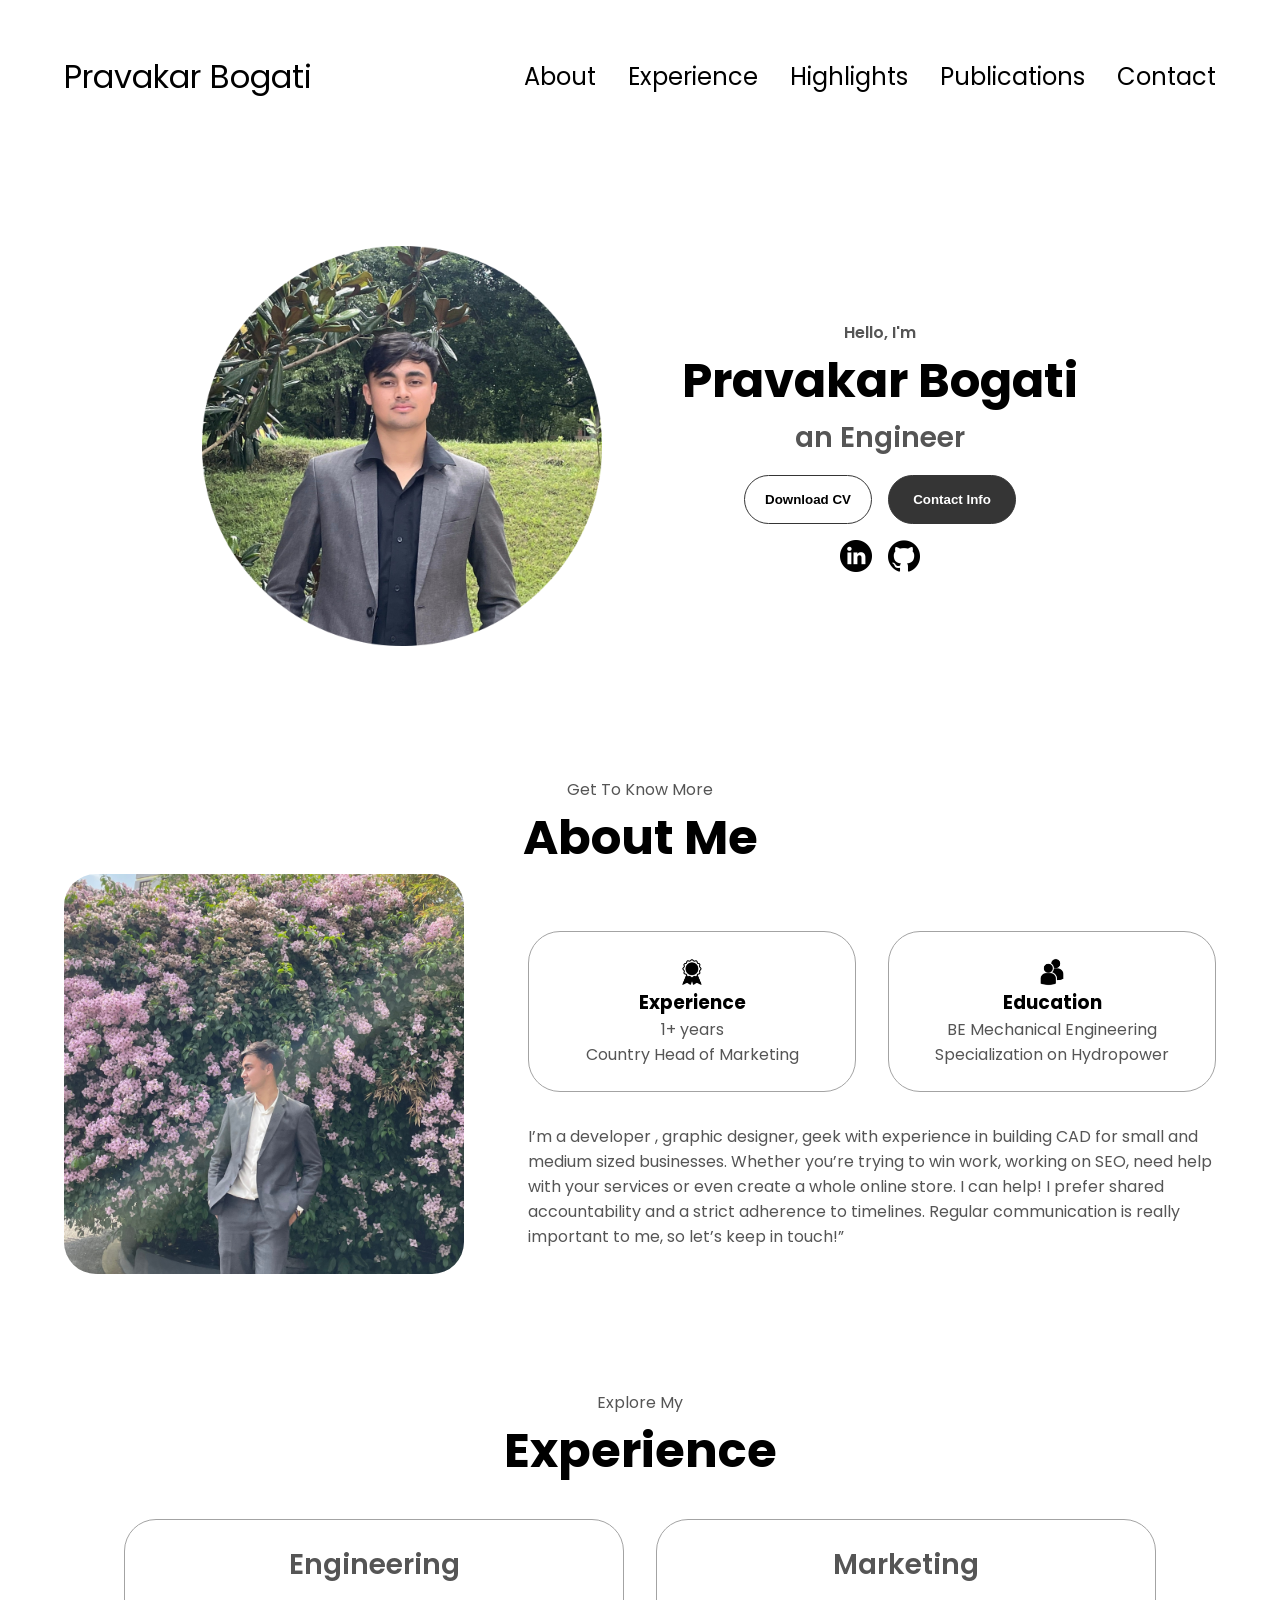
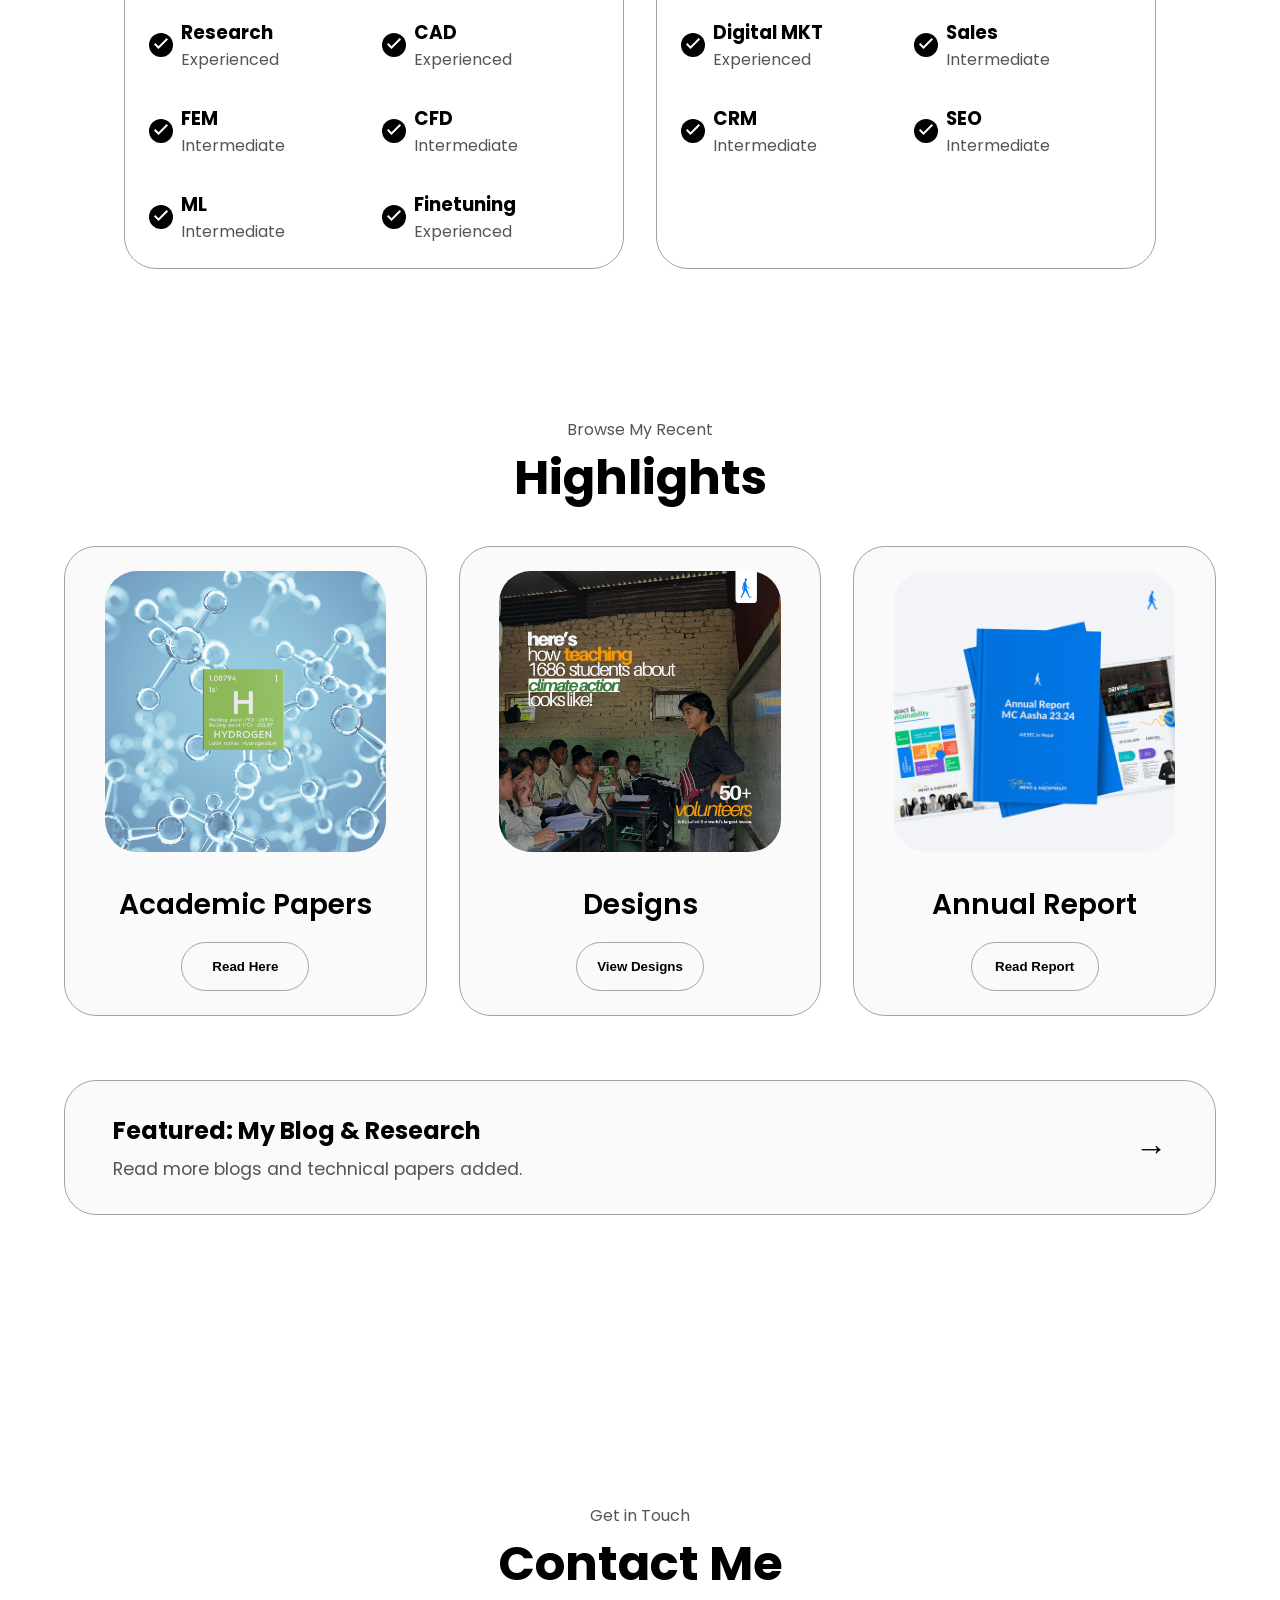
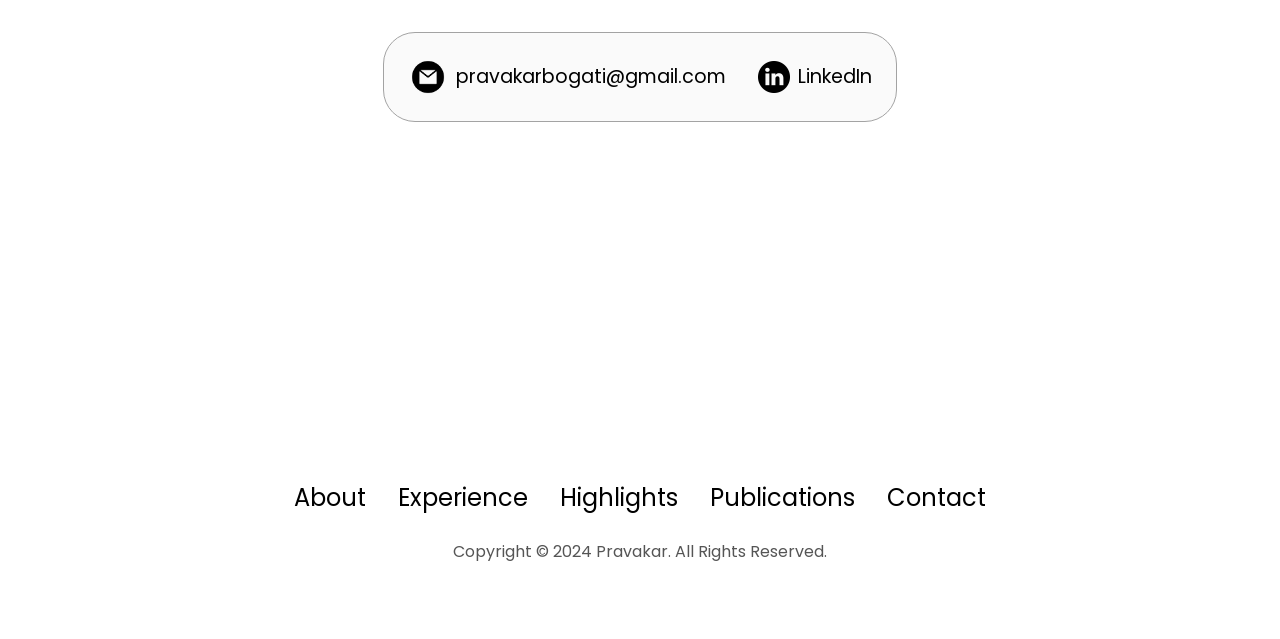
<file: index.html>
<!DOCTYPE html>
<html lang="en">
  <head>
    <meta charset="UTF-8" />
    <meta http-equiv="X-UA-Compatible" content="IE=edge" />
    <meta name="viewport" content="width=device-width, initial-scale=1.0" />
    <title>My Portfolio</title>
    <link rel="shortcut icon" href="assets/favicon.ico" type="image/x-icon">
    <link rel="stylesheet" href="style.css" />
    <link rel="stylesheet" href="mediaqueries.css" />
  </head>
  <body>
    <nav id="desktop-nav">
      <div class="logo"><a href="/">Pravakar Bogati</a></div>
      <div>
        <ul class="nav-links">
          <li><a href="#about">About</a></li>
          <li><a href="#experience">Experience</a></li>
          <li><a href="#highlights">Highlights</a></li>
          <li><a href="/publications">Publications</a></li>
          <li><a href="#contact">Contact</a></li>
        </ul>
      </div>
    </nav>
    <nav id="hamburger-nav">
      <div class="logo"><a href="/">Pravakar Bogati</a></div>
      <div class="hamburger-menu">
        <div class="hamburger-icon" onclick="toggleMenu()">
          <span></span>
          <span></span>
          <span></span>
        </div>
        <div class="menu-links">
          <li><a href="#about" onclick="toggleMenu()">About</a></li>
          <li><a href="#experience" onclick="toggleMenu()">Experience</a></li>
          <li><a href="#highlights" onclick="toggleMenu()">Highlights</a></li>
          <li><a href="/publications" onclick="toggleMenu()">Publications</a></li>
          <li><a href="#contact" onclick="toggleMenu()">Contact</a></li>
        </div>
      </div>
    </nav>
    <section id="profile">
      <div class="section__pic-container">
        <img src="./assets/mypictures/profile-pic.png" alt="John Doe profile picture" />
      </div>
      <div class="section__text">
        <p class="section__text__p1">Hello, I'm</p>
        <h1 class="title">Pravakar Bogati</h1>
        <p class="section__text__p2">an Engineer</p>
        <div class="btn-container">
          <button
            class="btn btn-color-2"
            onclick="window.open('./cv/')"
          >
            Download CV
          </button>
          <button class="btn btn-color-1" onclick="location.href='./#contact'">
            Contact Info
          </button>
        </div>
        <div id="socials-container">
          <img
            src="./assets/logos/linkedin.png"
            alt="My LinkedIn profile"
            class="icon"
            onclick="location.href='https://www.linkedin.com/in/pravakarbogati/'"
          />
          <img
            src="./assets/logos/github.png"
            alt="My Github profile"
            class="icon"
            onclick="location.href='https://github.com/ihgid/'"
          />
        </div>
      </div>
    </section>
    <section id="about">
      <p class="section__text__p1">Get To Know More</p>
      <h1 class="title">About Me</h1>
      <div class="section-container">
        <div class="section__pic-container">
          <img
            src="./assets/mypictures/about-pic.png"
            alt="Profile picture"
            class="about-pic"
          />
        </div>
        <div class="about-details-container">
          <div class="about-containers">
            <div class="details-container">
              <img
                src="./assets/logos/experience.png"
                alt="Experience icon"
                class="icon"
              />
              <h3>Experience</h3>
              <p>1+ years <br />Country Head of Marketing</p>
            </div>
            <div class="details-container">
              <img
                src="./assets/logos/education.png"
                alt="Education icon"
                class="icon"
              />
              <h3>Education</h3>
              <p>BE Mechanical Engineering<br />Specialization on Hydropower</p>
            </div>
          </div>
          <div class="text-container">
            <p>
                I’m a developer , graphic designer, geek with experience in building CAD for small and medium sized businesses. 
                Whether you’re trying to win work, working on SEO, need help with your services or even create a whole online store.
                I can help! I prefer shared accountability and a strict adherence to timelines.
                Regular communication is really important to me, so let’s keep in touch!”
            </p>
          </div>
        </div>
      </div>
    </section>
    <section id="experience">
      <p class="section__text__p1">Explore My</p>
      <h1 class="title">Experience</h1>
      <div class="experience-details-container">
        <div class="about-containers">
          <div class="details-container">
            <h2 class="experience-sub-title">Engineering</h2>
            <div class="article-container">
              <article>
                <svg class="icon checkmark" viewBox="0 0 24 24" xmlns="http://www.w3.org/2000/svg">
                  <circle cx="12" cy="12" r="12" fill="black"/>
                  <path d="M9.5 16L5 11.5L6.4 10.1L9.5 13.2L17.6 5.1L19 6.5L9.5 16Z" fill="white"/>
                </svg>
                <div>
                  <h3>Research</h3>
                  <p>Experienced</p>
                </div>
              </article>
              <article>
                <svg class="icon checkmark" viewBox="0 0 24 24" xmlns="http://www.w3.org/2000/svg">
                  <circle cx="12" cy="12" r="12" fill="black"/>
                  <path d="M9.5 16L5 11.5L6.4 10.1L9.5 13.2L17.6 5.1L19 6.5L9.5 16Z" fill="white"/>
                </svg>
                <div>
                  <h3>CAD</h3>
                  <p>Experienced</p>
                </div>
              </article>
              <article>
                <svg class="icon checkmark" viewBox="0 0 24 24" xmlns="http://www.w3.org/2000/svg">
                  <circle cx="12" cy="12" r="12" fill="black"/>
                  <path d="M9.5 16L5 11.5L6.4 10.1L9.5 13.2L17.6 5.1L19 6.5L9.5 16Z" fill="white"/>
                </svg>
                <div>
                  <h3>FEM</h3>
                  <p>Intermediate</p>
                </div>
              </article>
              <article>
                <svg class="icon checkmark" viewBox="0 0 24 24" xmlns="http://www.w3.org/2000/svg">
                  <circle cx="12" cy="12" r="12" fill="black"/>
                  <path d="M9.5 16L5 11.5L6.4 10.1L9.5 13.2L17.6 5.1L19 6.5L9.5 16Z" fill="white"/>
                </svg>
                <div>
                  <h3>CFD</h3>
                  <p>Intermediate</p>
                </div>
              </article>
              <article>
                <svg class="icon checkmark" viewBox="0 0 24 24" xmlns="http://www.w3.org/2000/svg">
                  <circle cx="12" cy="12" r="12" fill="black"/>
                  <path d="M9.5 16L5 11.5L6.4 10.1L9.5 13.2L17.6 5.1L19 6.5L9.5 16Z" fill="white"/>
                </svg>
                <div>
                  <h3>ML</h3>
                  <p>Intermediate</p>
                </div>
              </article>
              <article>
                <svg class="icon checkmark" viewBox="0 0 24 24" xmlns="http://www.w3.org/2000/svg">
                  <circle cx="12" cy="12" r="12" fill="black"/>
                  <path d="M9.5 16L5 11.5L6.4 10.1L9.5 13.2L17.6 5.1L19 6.5L9.5 16Z" fill="white"/>
                </svg>
                <div>
                  <h3>Finetuning</h3>
                  <p>Experienced</p>
                </div>
              </article>
            </div>
          </div>
          <div class="details-container">
            <h2 class="experience-sub-title">Marketing</h2>
            <div class="article-container">
              <article>
                <svg class="icon checkmark" viewBox="0 0 24 24" xmlns="http://www.w3.org/2000/svg">
                  <circle cx="12" cy="12" r="12" fill="black"/>
                  <path d="M9.5 16L5 11.5L6.4 10.1L9.5 13.2L17.6 5.1L19 6.5L9.5 16Z" fill="white"/>
                </svg>
                <div>
                  <h3>Digital MKT</h3>
                  <p>Experienced</p>
                </div>
              </article>
              <article>
                <svg class="icon checkmark" viewBox="0 0 24 24" xmlns="http://www.w3.org/2000/svg">
                  <circle cx="12" cy="12" r="12" fill="black"/>
                  <path d="M9.5 16L5 11.5L6.4 10.1L9.5 13.2L17.6 5.1L19 6.5L9.5 16Z" fill="white"/>
                </svg>
                <div>
                  <h3>Sales</h3>
                  <p>Intermediate</p>
                </div>
              </article>
              <article>
                <svg class="icon checkmark" viewBox="0 0 24 24" xmlns="http://www.w3.org/2000/svg">
                  <circle cx="12" cy="12" r="12" fill="black"/>
                  <path d="M9.5 16L5 11.5L6.4 10.1L9.5 13.2L17.6 5.1L19 6.5L9.5 16Z" fill="white"/>
                </svg>
                <div>
                  <h3>CRM</h3>
                  <p>Intermediate</p>
                </div>
              </article>
              <article>
                <svg class="icon checkmark" viewBox="0 0 24 24" xmlns="http://www.w3.org/2000/svg">
                  <circle cx="12" cy="12" r="12" fill="black"/>
                  <path d="M9.5 16L5 11.5L6.4 10.1L9.5 13.2L17.6 5.1L19 6.5L9.5 16Z" fill="white"/>
                </svg>
                <div>
                  <h3>SEO</h3>
                  <p>Intermediate</p>
                </div>
              </article>
            </div>
          </div>
        </div>
      </div>
    </section>
    <section id="highlights">
      <p class="section__text__p1">Browse My Recent</p>
      <h1 class="title">Highlights</h1>
      <div class="experience-details-container">
        
        <div class="about-containers">
          <div class="details-container color-container">
            <div class="project-img-container">
              <img
                src="./assets/projectthumbnails/project-1.png"
                alt="Project 1"
                class="project-img"
              />
            </div>
            <h2 class="experience-sub-title project-title">Academic Papers</h2>
            <div class="btn-container">
              <button
                class="btn btn-color-2 project-btn"
                onclick="navigate('/publications')"
              >
                Read Here
              </button>
            </div>
          </div>
          <div class="details-container color-container">
            <div class="project-img-container">
              <img
                src="./assets/projectthumbnails/project-2.png"
                alt="Project 2"
                class="project-img"
              />
            </div>
            <h2 class="experience-sub-title project-title">Designs</h2>
            <div class="btn-container">
              <button
                class="btn btn-color-2 project-btn"
                onclick="location.href='https://bit.ly/event_canva'"
              >
                View Designs
              </button>
            </div>
          </div>
          <div class="details-container color-container">
            <div class="project-img-container">
              <img
                src="./assets/projectthumbnails/project-3.png"
                alt="Project 3"
                class="project-img"
              />
            </div>
            <h2 class="experience-sub-title project-title">Annual Report</h2>
            <div class="btn-container">
              <button
                class="btn btn-color-2 project-btn"
                onclick="navigate('/paper?id=annual-report')"
              >
                Read Report
              </button>
            </div>
          </div>
        </div>

        <div class="pinned-blog-container" onclick="navigate('/publications')">
          <div class="pinned-blog-text">
            <h3>Featured: My Blog & Research</h3>
            <p>Read more blogs and technical papers added.</p>
          </div>
          <div class="pinned-blog-arrow">&#8594;</div>
        </div>

      </div>
    </section>
    <section id="contact">
      <p class="section__text__p1">Get in Touch</p>
      <h1 class="title">Contact Me</h1>
      <div class="contact-info-upper-container">
        <div class="contact-info-container">
          <img
            src="./assets/logos/email.png"
            alt="Email icon"
            class="icon contact-icon email-icon"
          />
          <p><a href="mailto:pravakarbogati@gmail.com">pravakarbogati@gmail.com</a></p>
        </div>
        <div class="contact-info-container">
          <img
            src="./assets/logos/linkedin.png"
            alt="LinkedIn icon"
            class="icon contact-icon"
          />
          <p><a href="https://www.linkedin.com/in/pravakarbogati/">LinkedIn</a></p>
        </div>
      </div>
    </section>
    <footer>
      <nav>
        <div class="nav-links-container">
          <ul class="nav-links">
            <li><a href="#about">About</a></li>
            <li><a href="#experience">Experience</a></li>
            <li><a href="#highlights">Highlights</a></li>
            <li><a href="/publications">Publications</a></li>
            <li><a href="#contact">Contact</a></li>
          </ul>
        </div>
      </nav>
      <p>Copyright &#169; 2024 Pravakar. All Rights Reserved.</p>
    </footer>
    <script src="script.js"></script>
  </body>
</html>
</file>
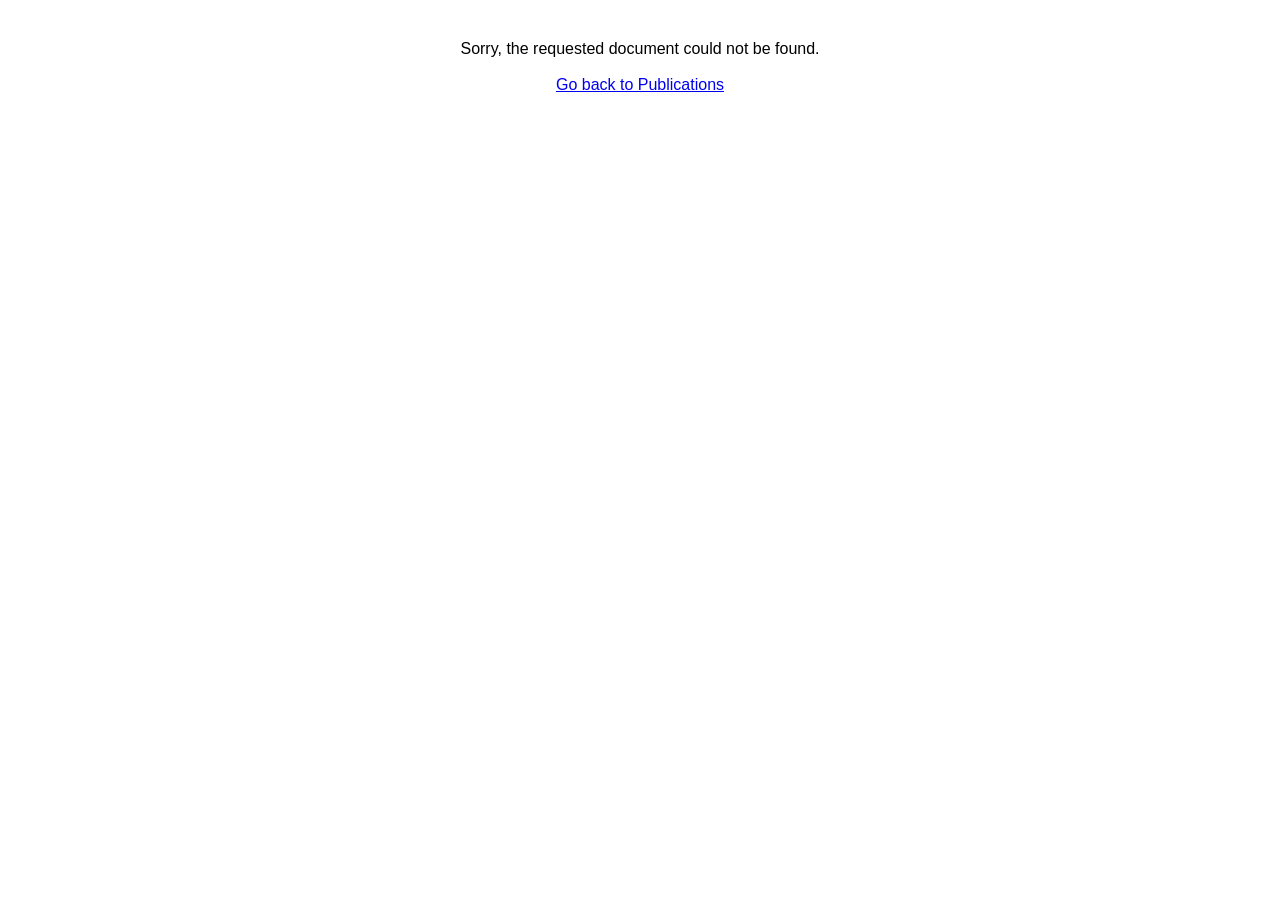
<file: paper.html>
<!DOCTYPE html>
<html lang="en">
  <head>
    <meta charset="UTF-8" />
    <title>Loading Document - Pravakar Bogati</title>
    <script>
      const papers = {
        "francis-turbines": "./assets/papers/EARLY-STAGE FAULT DETECTION IN FRANCIS TURBINES USING AI-ML.pdf",
        "cascade-refrigeration": "./assets/papers/Design_and_Performance_Analysis_of_a_Cascade_Refrigeration_System_MEH_06_Pravakar_Bogati___.pdf",
        "thermal-boilers": "./assets/papers/A Review on Thermal Analysis of Industrial Boilers..pdf",
        "gradient-glass": "./assets/papers/A Review on Gradeint Index Glass.pdf",
        "hydrogen-hydrides": "./assets/papers/Hydrogen Paper.pdf",
        "open-access-usc": "./assets/papers/Open Access proceedings Joumal of Physics-Conference series.pdf",
        "poster-usc": "./assets/papers/Poster-PDF-Printing.pdf",
        "usc-booklet": "./assets/papers/USC 3rd Edition.pdf",
        "annual-report": "./assets/Reports/AnnualReportofMemberCommitteeAasha23.24.pdf"
      };

      const urlParams = new URLSearchParams(window.location.search);
      const paperId = urlParams.get('id');

      if (paperId && papers[paperId]) {
        window.location.replace(papers[paperId]);
      } else {
        document.write('<div style="padding: 2rem; text-align: center; font-family: sans-serif;">Sorry, the requested document could not be found. <br><br><a href="/publications">Go back to Publications</a></div>');
      }
    </script>
  </head>
  <body>
  </body>
</html>
</file>
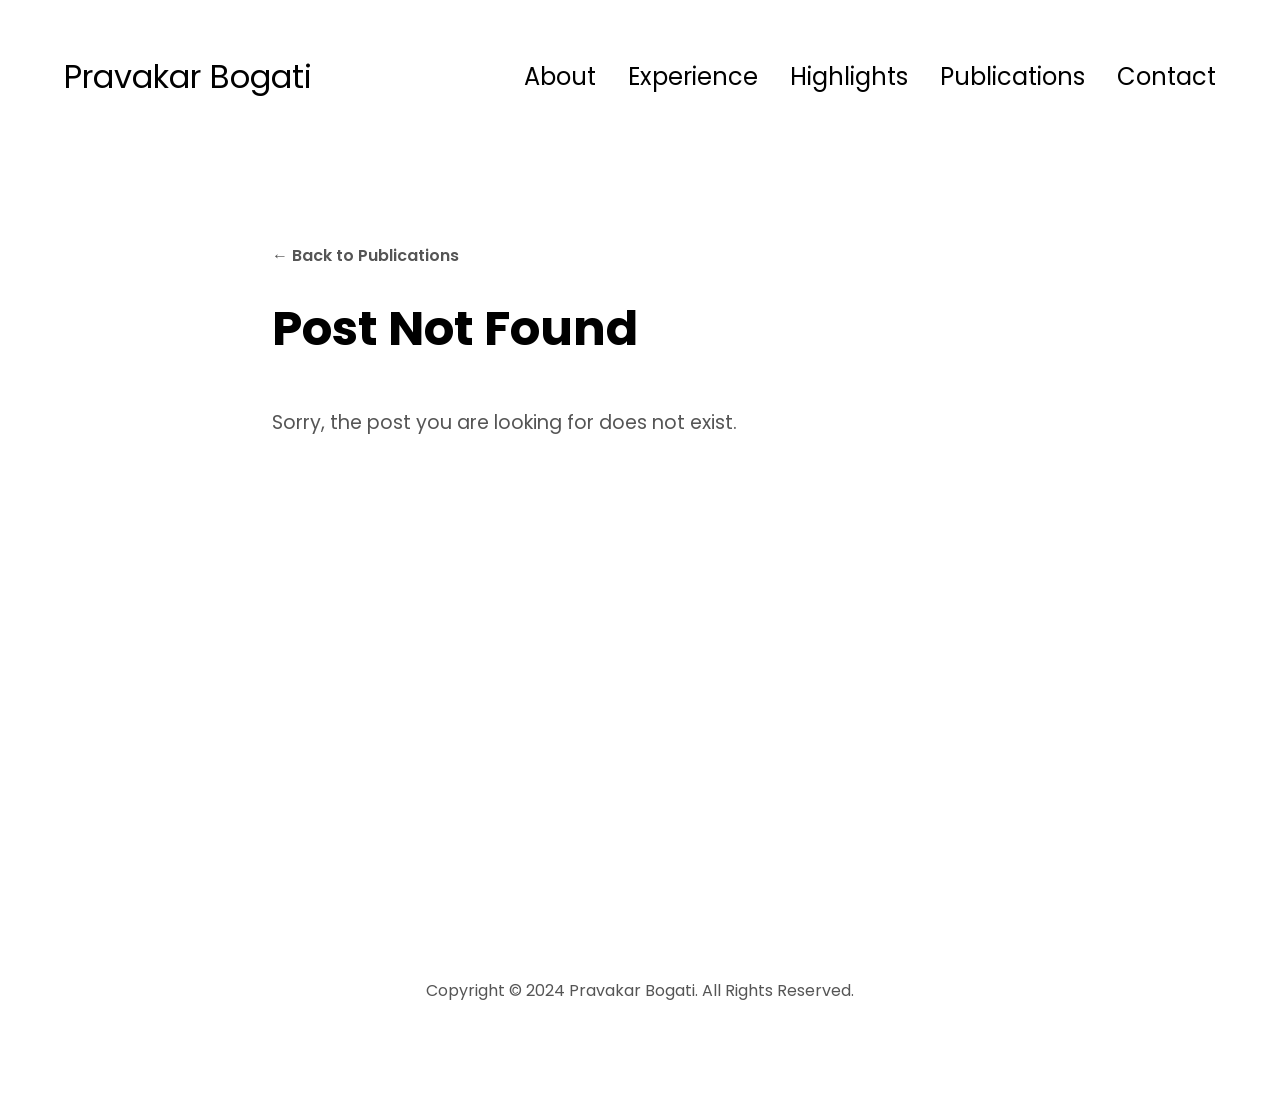
<file: post.html>
<!DOCTYPE html>
<html lang="en">
  <head>
    <meta charset="UTF-8" />
    <meta http-equiv="X-UA-Compatible" content="IE=edge" />
    <meta name="viewport" content="width=device-width, initial-scale=1.0" />
    <title>Blog Post - Pravakar Bogati</title>
    <link rel="shortcut icon" href="assets/favicon.ico" type="image/x-icon" />
    <link rel="stylesheet" href="style.css" />
    <link rel="stylesheet" href="mediaqueries.css" />
    <style>
      .blog-post-main {
        max-width: 800px;
        margin: 0 auto;
        padding: 10vh 2rem 5rem 2rem;
        box-sizing: border-box;
        min-height: 80vh;
      }
      .blog-title {
        font-size: 3rem;
        margin-bottom: 0.5rem;
        line-height: 1.2;
      }
      .blog-meta {
        color: rgb(85, 85, 85);
        font-size: 1rem;
        margin-bottom: 3rem;
      }
      .blog-content {
        font-size: 1.2rem;
        line-height: 1.8;
        color: rgb(40, 40, 40);
      }
      .blog-content p {
        margin-bottom: 1.5rem;
      }
      .back-link {
        display: inline-block;
        margin-bottom: 2rem;
        text-decoration: none;
        color: rgb(85, 85, 85);
        font-weight: 600;
      }
      .back-link:hover {
        color: black;
        text-decoration: underline;
      }
      @media screen and (max-width: 600px) {
        .blog-title {
          font-size: 2rem;
        }
      }
    </style>
  </head>
  <body>
    <nav id="desktop-nav">
      <div class="logo"><a href="/">Pravakar Bogati</a></div>
      <div>
        <ul class="nav-links">
          <li><a href="/#about">About</a></li>
          <li><a href="/#experience">Experience</a></li>
          <li><a href="/#highlights">Highlights</a></li>
          <li><a href="/publications">Publications</a></li>
          <li><a href="/#contact">Contact</a></li>
        </ul>
      </div>
    </nav>
    <nav id="hamburger-nav">
      <div class="logo"><a href="/">Pravakar Bogati</a></div>
      <div class="hamburger-menu">
        <div class="hamburger-icon" onclick="toggleMenu()">
          <span></span>
          <span></span>
          <span></span>
        </div>
        <div class="menu-links">
          <li><a href="/#about" onclick="toggleMenu()">About</a></li>
          <li><a href="/#experience" onclick="toggleMenu()">Experience</a></li>
          <li><a href="/#highlights" onclick="toggleMenu()">Highlights</a></li>
          <li><a href="/publications" onclick="toggleMenu()">Publications</a></li>
          <li><a href="/#contact" onclick="toggleMenu()">Contact</a></li>
        </div>
      </div>
    </nav>

    <main class="blog-post-main">
      <a href="/publications" class="back-link">&larr; Back to Publications</a>
      <img id="post-hero" style="display: none; width: 100%; aspect-ratio: 16 / 9; max-height: 400px; object-fit: cover; border-radius: 1rem; margin-bottom: 2rem;" />
      <h1 class="blog-title" id="post-title">Loading...</h1>
      <p class="blog-meta" id="post-meta"></p>
      <div class="blog-content" id="post-content">
        <!-- Content gets injected here -->
      </div>
    </main>

    <footer>
      <p>Copyright &#169; 2024 Pravakar Bogati. All Rights Reserved.</p>
    </footer>

    <script src="script.js"></script>
    <script>
      const posts = {
        "Cad Agent": {
          title: "Finetuning LLMs for CAD Generation",
          date: "July 10, 2026",
          image: "./assets/projectthumbnails/blog2-ml.png",
          description: "Finetuning open LLM models to improve their ability to generate code that directly outputs .step files.",
          tags: ["#MachineLearning", "#AI", "#CAD", "#CodeGeneration", "#LLM"],
          content: `
            <p>Boundary Representation (B-rep) is the de facto standard for modeling 3D objects in modern CAD systems. However, generating valid B-rep models using Machine Learning remains a significant challenge due to the complex topological constraints required to form a water-tight solid.</p>
            <p>To address this, we have finetuned open LLM models to make them better at generating code that directly creates .step files. This code generation capability is the main use case of the project.</p>
            <p>The results so far have been incredibly promising. Right now, it can successfully recreate 60% of engineering shapes, excluding B-splines and surface modeling.</p>
            <p>Please note that while it is built on top of open models, the CAD Agent itself is a proprietary software. Stay tuned for more updates!</p>
          `
        },
        "solidify-k12": {
          title: "Interactive CAD for KG-12 Students",
          date: "May 10, 2026",
          image: "./assets/projectthumbnails/blog1-k12.png",
          description: "A project aimed at creating a simplified, web-based 3D modeling tool tailored for K-12 education.",
          tags: ["#CAD", "#EdTech", "#3DModeling", "#Education", "#Engineering"],
          content: `
            <p>Bringing CAD to younger students requires an intuitive interface that doesn't overwhelm them with complex operations. Solidify K12 is a project aimed at creating a simplified 3D modeling tool tailored for K-12 education.</p>
            <p>By focusing on basic boolean operations (union, difference, intersection) with primitive shapes, students can learn spatial reasoning and geometry in a fun, interactive environment without a steep learning curve.</p>
            <p>The project is built to ensure it runs well on older computers, offering both a web version and a standalone .exe application. Please note that Solidify K12 is a proprietary software.</p>
          `
        },
        "prosthetics-blender": {
          title: "Plugin for Easy Prosthetics Design",
          date: "February 20, 2026",
          image: "./assets/projectthumbnails/blog3-blender.png",
          description: "Leveraging Blender and Python scripting to lower the barrier to entry for developing custom-fitted prosthetics.",
          tags: ["#3DModeling", "#Blender", "#Prosthetics", "#Python", "#HealthcareTech"],
          content: `
            <p>Prosthetic design usually requires expensive proprietary software. By leveraging Blender, an open-source 3D creation suite, we can dramatically lower the barrier to entry for developing custom-fitted prosthetics.</p>
            <p>Using a combination of Python scripting within Blender, We developed a plugin to make prosthetic modeling easy. This workflow can take 3D scan data and automatically conform the base mesh to the patient's unique topology.</p>
            <p>The plugin drastically simplifies stump modeling with an easy mode and includes preset stumps categorized for various age groups. The user simply imports the 3D scan, aligns it, and clicks a button to generate the foundational socket.</p>
            <p>This workflow means that small clinics in developing nations can iterate on designs using completely free software before sending the files to a local 3D printer.</p>
          `
        }
      };

      const urlParams = new URLSearchParams(window.location.search);
      const postId = urlParams.get('id');

      if (postId && posts[postId]) {
        const post = posts[postId];
        document.getElementById('post-title').textContent = post.title;
        document.getElementById('post-meta').textContent = post.date;
        
        let tagsHtml = "";
        if (post.tags) {
          tagsHtml = '<div style="margin-top: 3rem; display: flex; gap: 0.5rem; flex-wrap: wrap;">' + 
            post.tags.map(tag => `<span style="color: #007bff; font-weight: 500; font-size: 0.9rem; background: #f0f8ff; padding: 0.2rem 0.6rem; border-radius: 1rem;">${tag}</span>`).join('') + 
            '</div>';
        }
        document.getElementById('post-content').innerHTML = post.content + tagsHtml;
        
        if (post.image) {
          const hero = document.getElementById('post-hero');
          hero.src = post.image;
          hero.style.display = 'block';
        }

        document.title = post.title + " - Pravakar Bogati";

        // SEO & Schema.org JSON-LD for AI Search & Indexing
        const metaDesc = document.createElement('meta');
        metaDesc.name = "description";
        metaDesc.content = post.description || post.title;
        document.head.appendChild(metaDesc);

        if (post.tags) {
          const metaKeywords = document.createElement('meta');
          metaKeywords.name = "keywords";
          metaKeywords.content = post.tags.map(t => t.replace('#', '')).join(', ');
          document.head.appendChild(metaKeywords);
        }

        const jsonLd = {
          "@context": "https://schema.org",
          "@type": "BlogPosting",
          "headline": post.title,
          "image": post.image ? [window.location.origin + post.image.replace('./', '/')] : [],
          "datePublished": new Date(post.date).toISOString(),
          "description": post.description || post.title,
          "author": [{
              "@type": "Person",
              "name": "Pravakar Bogati",
              "url": window.location.origin
          }]
        };
        const script = document.createElement('script');
        script.type = 'application/ld+json';
        script.text = JSON.stringify(jsonLd);
        document.head.appendChild(script);

        // Optionally update the URL to look prettier (e.g. replacing ?id=... with a clean path if using a proper server)
        // window.history.replaceState({}, '', '/' + postId);
      } else {
        document.getElementById('post-title').textContent = "Post Not Found";
        document.getElementById('post-content').innerHTML = "<p>Sorry, the post you are looking for does not exist.</p>";
      }
    </script>
  </body>
</html>
</file>
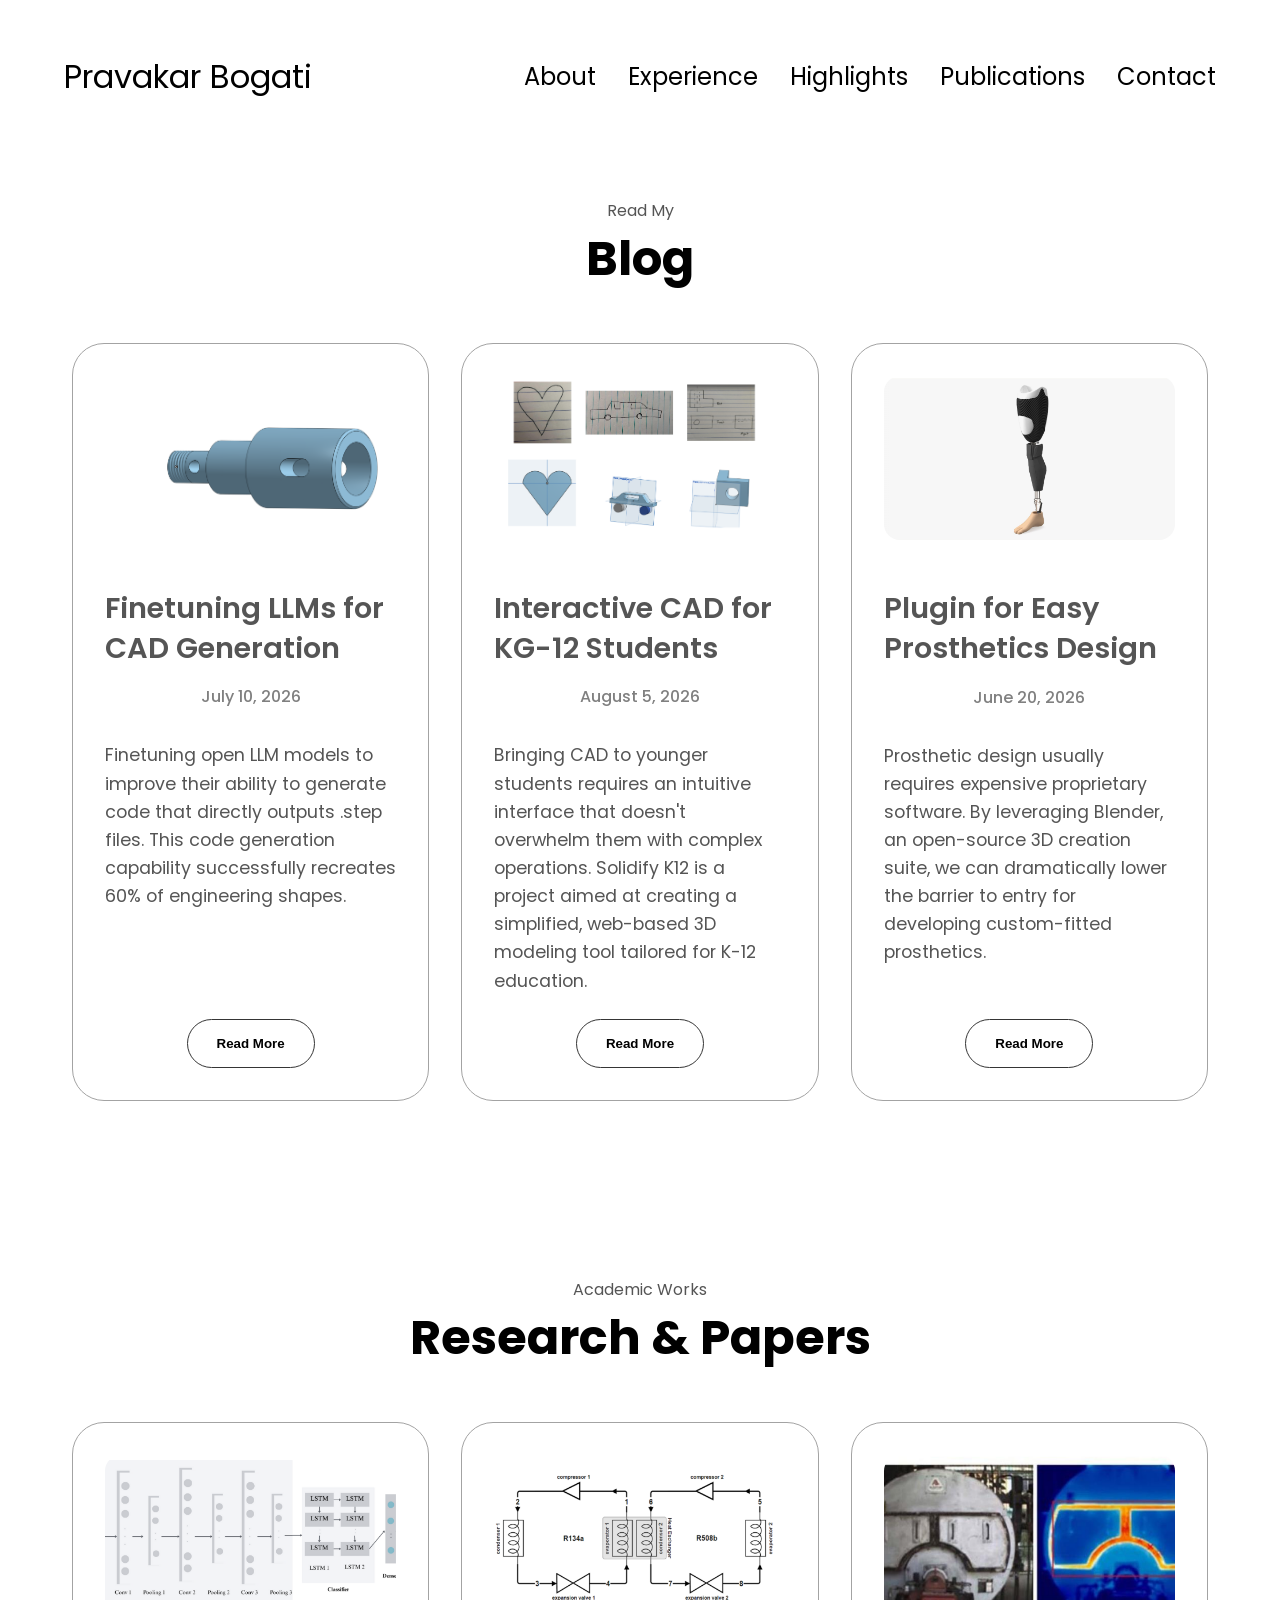
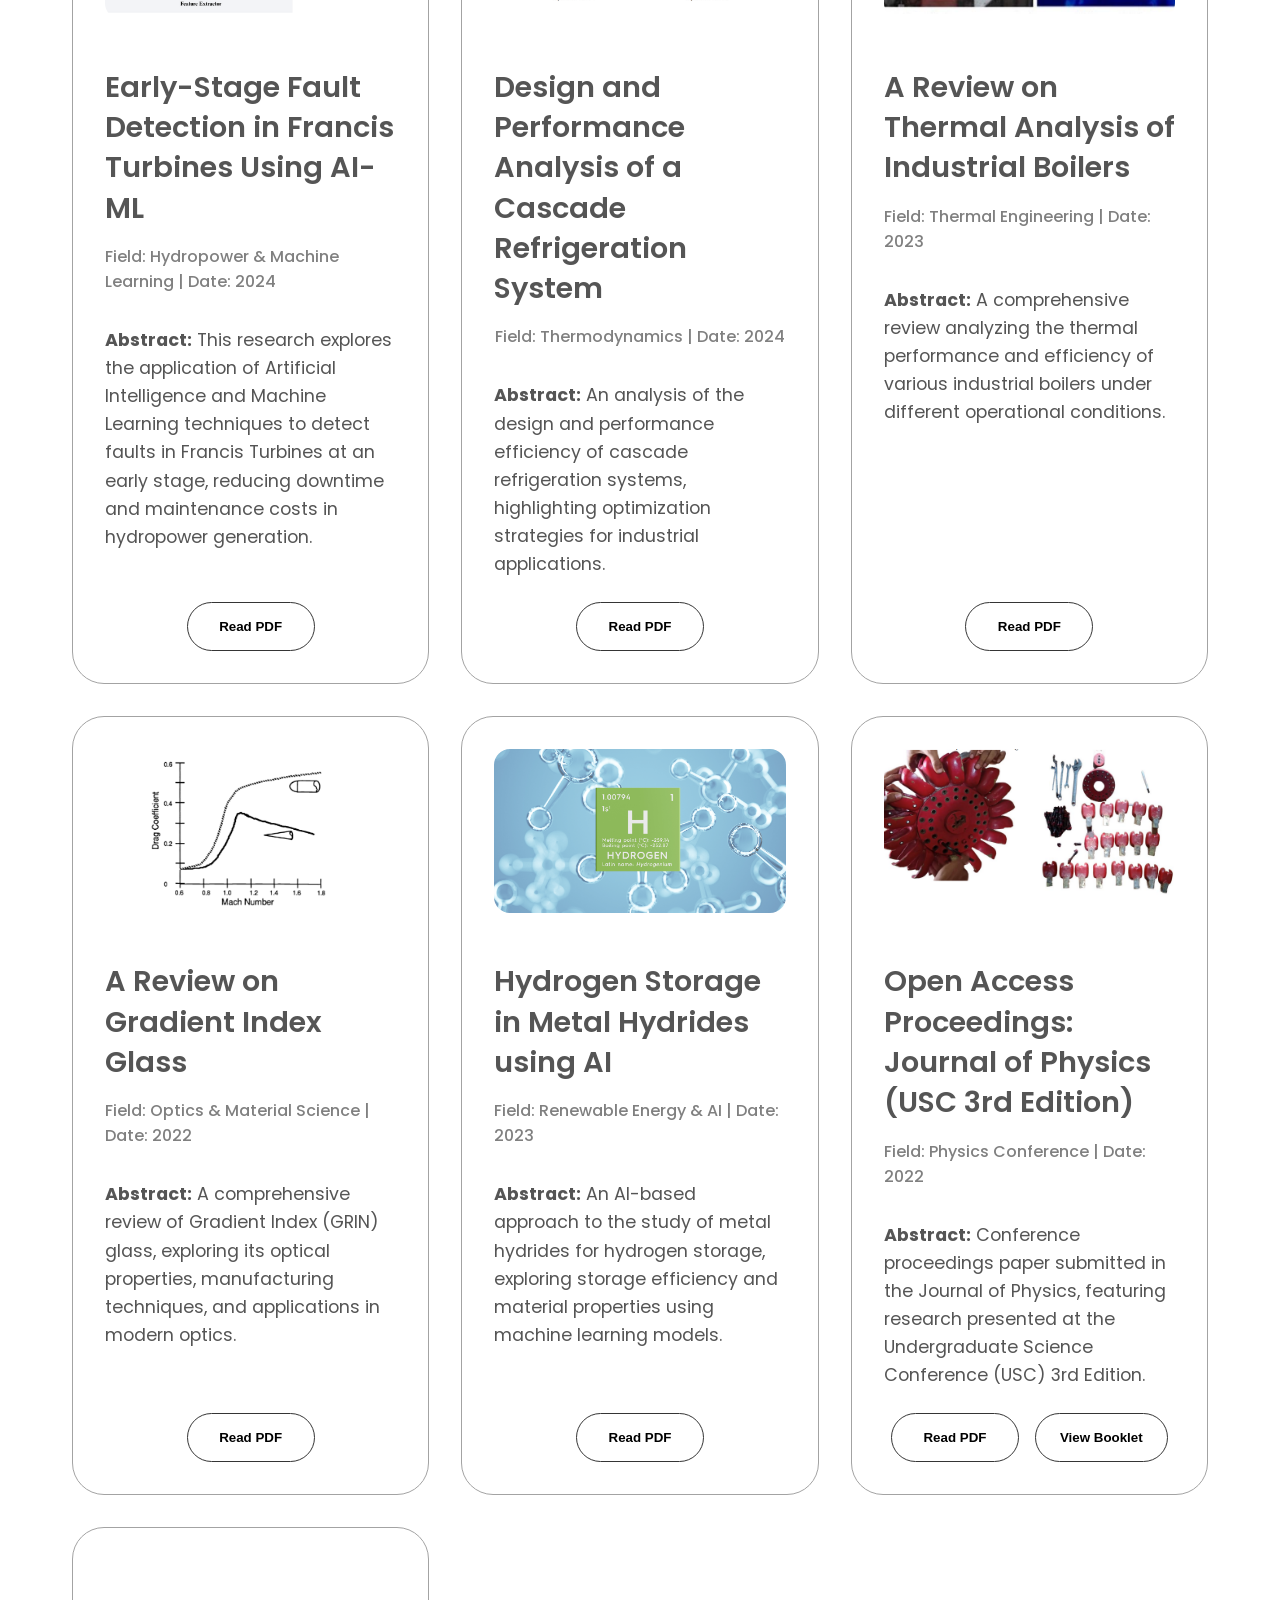
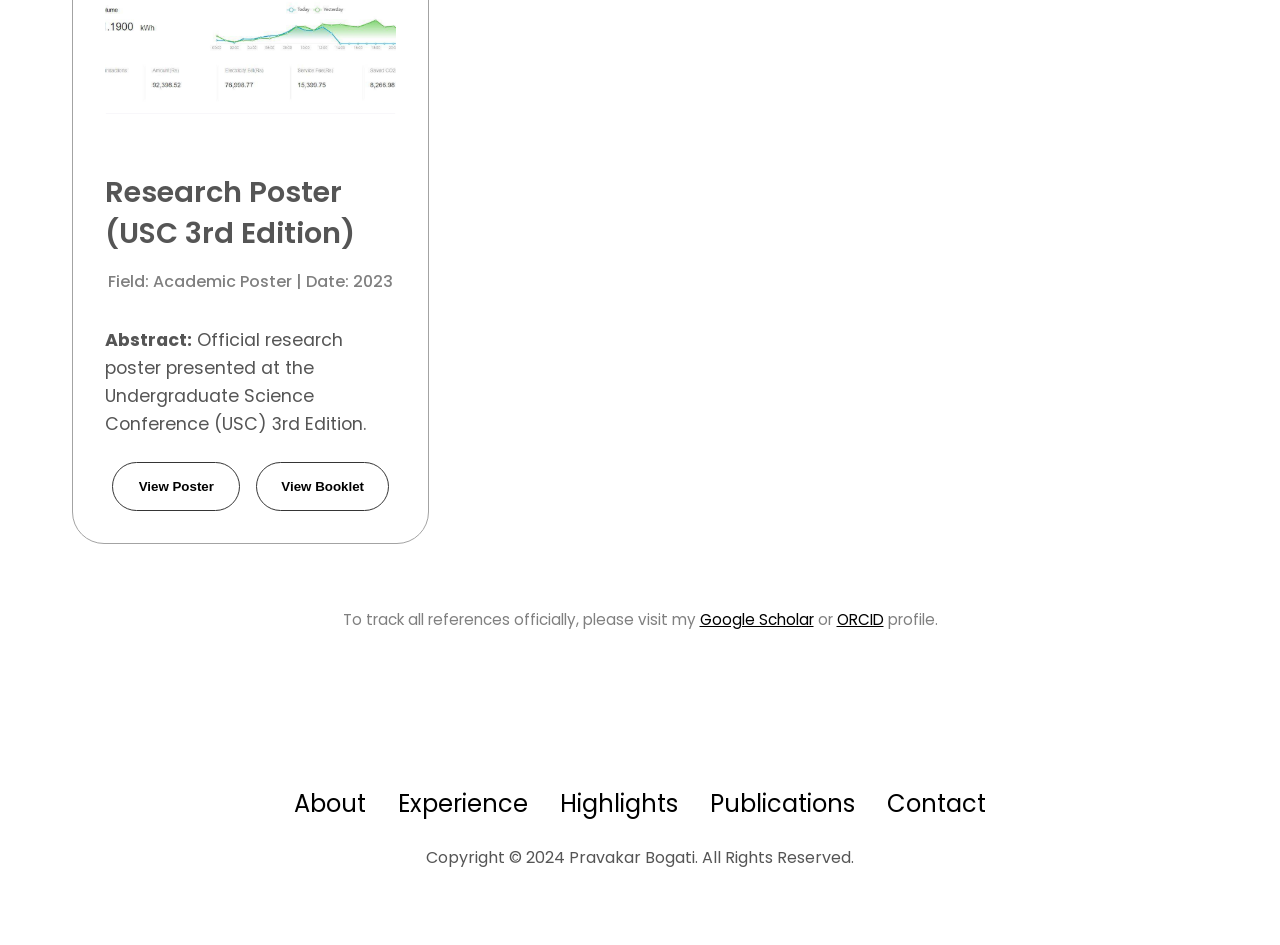
<file: publications.html>
<!DOCTYPE html>
<html lang="en">
  <head>
    <meta charset="UTF-8" />
    <meta http-equiv="X-UA-Compatible" content="IE=edge" />
    <meta name="viewport" content="width=device-width, initial-scale=1.0" />
    <title>Publications & Research - Pravakar Bogati</title>
    <meta name="author" content="Pravakar Bogati" />
    <meta name="description" content="Technical blog and academic research by Pravakar Bogati." />
    <link rel="shortcut icon" href="assets/favicon.ico" type="image/x-icon" />
    <link rel="stylesheet" href="style.css" />
    <link rel="stylesheet" href="mediaqueries.css" />
    <script>
      function copyCitation(text) {
        navigator.clipboard.writeText(text).then(() => {
          alert("Citation copied to clipboard! Thanks for referencing my work.");
        });
      }
    </script>
  </head>
  <body>
    <nav id="desktop-nav">
      <div class="logo"><a href="/">Pravakar Bogati</a></div>
      <div>
        <ul class="nav-links">
          <li><a href="/#about">About</a></li>
          <li><a href="/#experience">Experience</a></li>
          <li><a href="/#highlights">Highlights</a></li>
          <li><a href="/publications">Publications</a></li>
          <li><a href="/#contact">Contact</a></li>
        </ul>
      </div>
    </nav>
    <nav id="hamburger-nav">
      <div class="logo"><a href="/">Pravakar Bogati</a></div>
      <div class="hamburger-menu">
        <div class="hamburger-icon" onclick="toggleMenu()">
          <span></span>
          <span></span>
          <span></span>
        </div>
        <div class="menu-links">
          <li><a href="/#about" onclick="toggleMenu()">About</a></li>
          <li><a href="/#experience" onclick="toggleMenu()">Experience</a></li>
          <li><a href="/#highlights" onclick="toggleMenu()">Highlights</a></li>
          <li><a href="/publications" onclick="toggleMenu()">Publications</a></li>
          <li><a href="/#contact" onclick="toggleMenu()">Contact</a></li>
        </div>
      </div>
    </nav>

    <main class="research-main">
      <div id="blog-posts" class="research-section" style="padding-bottom: 4rem;">
        <p class="section__text__p1 research-center">Read My</p>
        <h1 class="title research-center">Blog</h1>
        
        <div class="experience-details-container research-container">
          <div class="research-list">
          
          <article class="details-container color-container research-card">
            <div class="project-img-container">
              <img src="./assets/projectthumbnails/blog2-ml.png" alt="ML B-rep Thumbnail" class="project-img research-thumbnail" />
            </div>
            <h2 class="experience-sub-title research-card-title">Finetuning LLMs for CAD Generation</h2>
            <p class="research-card-field">July 10, 2026</p>
            <p class="research-card-abstract">Finetuning open LLM models to improve their ability to generate code that directly outputs .step files. This code generation capability successfully recreates 60% of engineering shapes.</p>
            <div class="btn-container research-btn-container">
              <button class="btn btn-color-2 project-btn btn-research" onclick="navigate('/post?id=Cad Agent')">Read More</button>
            </div>
          </article>

          <article class="details-container color-container research-card">
            <div class="project-img-container">
              <img src="./assets/projectthumbnails/blog1-k12.png" alt="Solidify K12 Thumbnail" class="project-img research-thumbnail" />
            </div>
            <h2 class="experience-sub-title research-card-title">Interactive CAD for KG-12 Students</h2>
            <p class="research-card-field">August 5, 2026</p>
            <p class="research-card-abstract">Bringing CAD to younger students requires an intuitive interface that doesn't overwhelm them with complex operations. Solidify K12 is a project aimed at creating a simplified, web-based 3D modeling tool tailored for K-12 education.</p>
            <div class="btn-container research-btn-container">
              <button class="btn btn-color-2 project-btn btn-research" onclick="navigate('/post?id=solidify-k12')">Read More</button>
            </div>
          </article>
          
          <article class="details-container color-container research-card">
            <div class="project-img-container">
              <img src="./assets/projectthumbnails/blog3-blender.png" alt="Prosthetics Thumbnail" class="project-img research-thumbnail" />
            </div>
            <h2 class="experience-sub-title research-card-title">Plugin for Easy Prosthetics Design</h2>
            <p class="research-card-field">June 20, 2026</p>
            <p class="research-card-abstract">Prosthetic design usually requires expensive proprietary software. By leveraging Blender, an open-source 3D creation suite, we can dramatically lower the barrier to entry for developing custom-fitted prosthetics.</p>
            <div class="btn-container research-btn-container">
              <button class="btn btn-color-2 project-btn btn-research" onclick="navigate('/post?id=prosthetics-blender')">Read More</button>
            </div>
          </article>
          
        </div>
      </div>
      </div>
    </main>

    <main id="research-papers" class="research-main" style="padding-top: 2rem;">
      <p class="section__text__p1 research-center">Academic Works</p>
      <h1 class="title research-center">Research & Papers</h1>
      
      <div class="experience-details-container research-container">
        <div class="research-list">
          
          <article class="details-container color-container research-card">
            <div class="project-img-container">
              <img src="./assets/projectthumbnails/paper1-blackbook.png" alt="Paper Thumbnail" class="project-img research-thumbnail" />
            </div>
            <h2 class="experience-sub-title research-card-title">Early-Stage Fault Detection in Francis Turbines Using AI-ML</h2>
            <p class="research-card-field">Field: Hydropower & Machine Learning | Date: 2024</p>
            <p class="research-card-abstract"><strong>Abstract:</strong> This research explores the application of Artificial Intelligence and Machine Learning techniques to detect faults in Francis Turbines at an early stage, reducing downtime and maintenance costs in hydropower generation.</p>
            <div class="btn-container research-btn-container">
              <button class="btn btn-color-2 project-btn btn-research" onclick="navigate('/paper?id=francis-turbines')">Read PDF</button>
            </div>
          </article>
          
          <article class="details-container color-container research-card">
            <div class="project-img-container">
              <img src="./assets/projectthumbnails/paper2-cascade.png" alt="Paper Thumbnail" class="project-img research-thumbnail" />
            </div>
            <h2 class="experience-sub-title research-card-title">Design and Performance Analysis of a Cascade Refrigeration System</h2>
            <p class="research-card-field">Field: Thermodynamics | Date: 2024</p>
            <p class="research-card-abstract"><strong>Abstract:</strong> An analysis of the design and performance efficiency of cascade refrigeration systems, highlighting optimization strategies for industrial applications.</p>
            <div class="btn-container research-btn-container">
              <button class="btn btn-color-2 project-btn btn-research" onclick="navigate('/paper?id=cascade-refrigeration')">Read PDF</button>
            </div>
          </article>

          <article class="details-container color-container research-card">
            <div class="project-img-container">
              <img src="./assets/projectthumbnails/paper3-boiler.png" alt="Paper Thumbnail" class="project-img research-thumbnail" />
            </div>
            <h2 class="experience-sub-title research-card-title">A Review on Thermal Analysis of Industrial Boilers</h2>
            <p class="research-card-field">Field: Thermal Engineering | Date: 2023</p>
            <p class="research-card-abstract"><strong>Abstract:</strong> A comprehensive review analyzing the thermal performance and efficiency of various industrial boilers under different operational conditions.</p>
            <div class="btn-container research-btn-container">
              <button class="btn btn-color-2 project-btn btn-research" onclick="navigate('/paper?id=thermal-boilers')">Read PDF</button>
            </div>
          </article>
          
          <article class="details-container color-container research-card">
            <div class="project-img-container">
              <img src="./assets/projectthumbnails/paper4-gradientindexglass.png" alt="Paper Thumbnail" class="project-img research-thumbnail" />
            </div>
            <h2 class="experience-sub-title research-card-title">A Review on Gradient Index Glass</h2>
            <p class="research-card-field">Field: Optics & Material Science | Date: 2022</p>
            <p class="research-card-abstract"><strong>Abstract:</strong> A comprehensive review of Gradient Index (GRIN) glass, exploring its optical properties, manufacturing techniques, and applications in modern optics.</p>
            <div class="btn-container research-btn-container">
              <button class="btn btn-color-2 project-btn btn-research" onclick="navigate('/paper?id=gradient-glass')">Read PDF</button>
            </div>
          </article>

          <article class="details-container color-container research-card">
            <div class="project-img-container">
              <img src="./assets/projectthumbnails/project-1.png" alt="Paper Thumbnail" class="project-img research-thumbnail" />
            </div>
            <h2 class="experience-sub-title research-card-title">Hydrogen Storage in Metal Hydrides using AI</h2>
            <p class="research-card-field">Field: Renewable Energy & AI | Date: 2023</p>
            <p class="research-card-abstract"><strong>Abstract:</strong> An AI-based approach to the study of metal hydrides for hydrogen storage, exploring storage efficiency and material properties using machine learning models.</p>
            <div class="btn-container research-btn-container">
              <button class="btn btn-color-2 project-btn btn-research" onclick="navigate('/paper?id=hydrogen-hydrides')">Read PDF</button>
            </div>
          </article>

          <article class="details-container color-container research-card">
            <div class="project-img-container">
              <img src="./assets/projectthumbnails/paper6-pelton.png" alt="Paper Thumbnail" class="project-img research-thumbnail" />
            </div>
            <h2 class="experience-sub-title research-card-title">Open Access Proceedings: Journal of Physics (USC 3rd Edition)</h2>
            <p class="research-card-field">Field: Physics Conference | Date: 2022</p>
            <p class="research-card-abstract"><strong>Abstract:</strong> Conference proceedings paper submitted in the Journal of Physics, featuring research presented at the Undergraduate Science Conference (USC) 3rd Edition.</p>
            <div class="btn-container research-btn-container">
              <button class="btn btn-color-2 project-btn btn-research" onclick="navigate('/paper?id=open-access-usc')">Read PDF</button>
              <button class="btn btn-color-2 project-btn btn-research" onclick="navigate('/paper?id=usc-booklet')">View Booklet</button>
            </div>
          </article>

          <article class="details-container color-container research-card">
            <div class="project-img-container">
              <img src="./assets/projectthumbnails/poster1-ev.png" alt="Poster Thumbnail" class="project-img research-thumbnail" />
            </div>
            <h2 class="experience-sub-title research-card-title">Research Poster (USC 3rd Edition)</h2>
            <p class="research-card-field">Field: Academic Poster | Date: 2023</p>
            <p class="research-card-abstract"><strong>Abstract:</strong> Official research poster presented at the Undergraduate Science Conference (USC) 3rd Edition.</p>
            <div class="btn-container research-btn-container">
              <button class="btn btn-color-2 project-btn btn-research" onclick="navigate('/paper?id=poster-usc')">View Poster</button>
              <button class="btn btn-color-2 project-btn btn-research" onclick="navigate('/paper?id=usc-booklet')">View Booklet</button>
            </div>
          </article>

        </div>
      </div>
      
      <div class="research-footer-text">
        <p>To track all references officially, please visit my <a href="https://scholar.google.com/" target="_blank">Google Scholar</a> or <a href="https://orcid.org/" target="_blank">ORCID</a> profile.</p>
      </div>
    </main>

    <footer>
      <nav>
        <div class="nav-links-container">
          <ul class="nav-links">
            <li><a href="/#about">About</a></li>
            <li><a href="/#experience">Experience</a></li>
            <li><a href="/#highlights">Highlights</a></li>
            <li><a href="/publications">Publications</a></li>
            <li><a href="/#contact">Contact</a></li>
          </ul>
        </div>
      </nav>
      <p>Copyright &#169; 2024 Pravakar Bogati. All Rights Reserved.</p>
    </footer>
    <script src="script.js"></script>
  </body>
</html>
</file>
<file: style.css>
/* GENERAL */

@import url("https://fonts.googleapis.com/css2?family=Poppins:wght@300;400;500;600&display=swap");

* {
  margin: 0;
  padding: 0;
}

body {
  font-family: "Poppins", sans-serif;
  overflow-x: hidden;
}

html {
  scroll-behavior: smooth;
  overflow-x: hidden;
}

p {
  color: rgb(85, 85, 85);
}

/* TRANSITION */

a,
.btn {
  transition: all 300ms ease;
}

/* DESKTOP NAV */

nav,
.nav-links {
  display: flex;
}

nav {
  justify-content: space-between;
  align-items: center;
  height: 17vh;
  padding: 0 5%;
}

.nav-links {
  gap: 2rem;
  list-style: none;
  font-size: clamp(1rem, 2vw, 1.5rem);
}

a {
  color: black;
  text-decoration: none;
  text-decoration-color: white;
}

a:hover {
  color: grey;
  text-decoration: underline;
  text-underline-offset: 1rem;
  text-decoration-color: rgb(181, 181, 181);
}

.logo {
  font-size: clamp(1.5rem, 3vw, 2rem);
}

.logo a {
  color: black;
  text-decoration: none;
  cursor: pointer;
}

.logo a:hover {
  color: black;
  text-decoration: none;
}

/* HAMBURGER MENU */

#hamburger-nav {
  display: none;
}

.hamburger-menu {
  position: relative;
  display: inline-block;
}

.hamburger-icon {
  display: flex;
  flex-direction: column;
  justify-content: space-between;
  height: 24px;
  width: 30px;
  cursor: pointer;
}

.hamburger-icon span {
  width: 100%;
  height: 2px;
  background-color: black;
  transition: all 0.3 ease-in-out;
}

.menu-links {
  position: absolute;
  top: 100%;
  right: 0;
  background-color: white;
  width: fit-content;
  max-height: 0;
  overflow: hidden;
  transition: all 0.3 ease-in-out;
}

.menu-links a {
  display: block;
  padding: 10px;
  text-align: center;
  font-size: 1.5rem;
  color: black;
  text-decoration: none;
  transition: all 0.3 ease-in-out;
}

.menu-links li {
  list-style: none;
}

.menu-links.open {
  max-height: 300px;
}

.hamburger-icon.open span:first-child {
  transform: rotate(45deg) translate(10px, 5px);
}

.hamburger-icon.open span:nth-child(2) {
  opacity: 0;
}

.hamburger-icon.open span:last-child {
  transform: rotate(-45deg) translate(10px, -5px);
}

.hamburger-icon span:first-child {
  transform: none;
}

.hamburger-icon span:first-child {
  opacity: 1;
}

.hamburger-icon span:first-child {
  transform: none;
}

/* SECTIONS */

section {
  padding-top: 4vh;
  height: fit-content;
  margin: 0 5vw 5rem 5vw;
  box-sizing: border-box;
}

.section-container {
  display: flex;
}

/* PROFILE SECTION */

#profile {
  display: flex;
  justify-content: center;
  gap: 5rem;
  min-height: 60vh;
  padding-top: 5vh;
}

.section__pic-container {
  display: flex;
  height: 400px;
  width: 400px;
  margin: auto 0;
}

.section__text {
  align-self: center;
  text-align: center;
}

.section__text p {
  font-weight: 600;
}

.section__text__p1 {
  text-align: center;
}

.section__text__p2 {
  font-size: clamp(1.2rem, 3vw, 1.75rem);
  margin-bottom: 1rem;
}

.title {
  font-size: clamp(2rem, 5vw, 3rem);
  text-align: center;
}

#socials-container {
  display: flex;
  justify-content: center;
  margin-top: 1rem;
  gap: 1rem;
}

/* ICONS */

.icon {
  cursor: pointer;
  height: 2rem;
  width: auto;
  object-fit: contain;
}

/* BUTTONS */

.btn-container {
  display: flex;
  justify-content: center;
  gap: 1rem;
  margin-top: auto;
}

.btn {
  font-weight: 600;
  transition: all 300ms ease;
  padding: 1rem;
  width: 8rem;
  border-radius: 2rem;
}

.btn-color-1,
.btn-color-2 {
  border: rgb(53, 53, 53) 0.1rem solid;
}

.btn-color-1:hover,
.btn-color-2:hover {
  cursor: pointer;
}

.btn-color-1,
.btn-color-2:hover {
  background: rgb(53, 53, 53);
  color: white;
}

.btn-color-1:hover {
  background: rgb(0, 0, 0);
}

.btn-color-2 {
  background: none;
}

.btn-color-2:hover {
  border: rgb(255, 255, 255) 0.1rem solid;
}

.btn-container {
  gap: 1rem;
}

/* ABOUT SECTION */

#about {
  position: relative;
}

.about-containers {
  gap: 2rem;
  margin-bottom: 2rem;
  margin-top: 2rem;
  flex-wrap: wrap;
  justify-content: center;
}

.about-details-container {
  justify-content: center;
  flex-direction: column;
}

.about-containers,
.about-details-container {
  display: flex;
}

.about-pic {
  border-radius: 2rem;
}

.arrow {
  position: absolute;
  right: 2rem;
  bottom: 2.5rem;
}

.details-container {
  padding: 1.5rem;
  flex: 1; /* Allow it to flex naturally without a large base width */
  min-width: 250px; /* Let it wrap if the screen gets too small for 250px */
  max-width: 450px; /* Prevent it from becoming excessively large when wrapped alone */
  background: white;
  border-radius: 2rem;
  border: rgb(53, 53, 53) 0.1rem solid;
  border-color: rgb(163, 163, 163);
  text-align: center;
  display: flex;
  flex-direction: column;
}

.section-container {
  gap: 4rem;
  height: 80%;
}

.section__pic-container {
  height: 400px;
  width: 400px;
  margin: auto 0;
}

/* EXPERIENCE SECTION */

#experience {
  position: relative;
}

.experience-sub-title {
  color: rgb(85, 85, 85);
  font-weight: 600;
  font-size: clamp(1.2rem, 3vw, 1.75rem);
  margin-bottom: 2rem;
}

.experience-details-container {
  display: flex;
  justify-content: center;
  flex-direction: column;
}

.article-container {
  display: flex;
  text-align: initial;
  flex-wrap: wrap;
  flex-direction: row;
  gap: 2.5rem;
  justify-content: space-around;
}

#experience .article-container {
  display: grid;
  grid-template-columns: repeat(auto-fit, minmax(140px, 1fr));
  gap: 2rem 1rem;
  text-align: initial;
}

article {
  display: flex;
  width: 100%;
  align-items: center;
  gap: 0.5rem;
}

article .icon {
  cursor: default;
  width: 1.5rem; /* Reduced from 2rem */
  height: 1.5rem; /* Reduced from 2rem */
  flex-shrink: 0; /* Prevents the icon from shrinking on smaller screens */
}

/* Highlights SECTION */

#highlights {
  position: relative;
}

.color-container {
  border-color: rgb(163, 163, 163);
  background: rgb(250, 250, 250);
}

.project-img-container {
  display: flex;
  justify-content: center;
  align-items: center;
  margin-bottom: 1rem;
}

.project-img {
  border-radius: 2rem;
  width: 90%;
  aspect-ratio: 1 / 1;
  object-fit: cover;
}

.project-title {
  margin: 1rem;
  color: black;
}

.project-btn {
  color: black;
  border-color: rgb(163, 163, 163);
}

.pinned-blog-container {
  display: flex;
  align-items: center;
  justify-content: space-between;
  border: rgb(53, 53, 53) 0.1rem solid;
  border-color: rgb(163, 163, 163);
  border-radius: 2rem;
  padding: 2rem 3rem;
  margin-top: 2rem;
  background: rgb(250, 250, 250);
  transition: all 300ms ease;
  cursor: pointer;
}

.pinned-blog-container:hover {
  background: rgb(53, 53, 53);
  color: white;
}

.pinned-blog-container:hover .pinned-blog-text p {
  color: #ccc;
}

.pinned-blog-text {
  text-align: left;
}

.pinned-blog-text h3 {
  font-size: clamp(1.2rem, 2vw, 1.5rem);
  margin-bottom: 0.5rem;
}

.pinned-blog-text p {
  color: rgb(85, 85, 85);
  font-size: clamp(0.9rem, 1.5vw, 1.1rem);
  transition: color 300ms ease;
}

.pinned-blog-arrow {
  font-size: clamp(1.5rem, 3vw, 2rem);
  font-weight: bold;
}

/* CONTACT */

#contact {
  display: flex;
  justify-content: center;
  flex-direction: column;
  min-height: 70vh;
  height: auto;
}

.contact-info-upper-container {
  display: flex;
  justify-content: center;
  border-radius: 2rem;
  border: rgb(53, 53, 53) 0.1rem solid;
  border-color: rgb(163, 163, 163);
  background: rgb(250, 250, 250);
  margin: 2rem auto;
  padding: 0.5rem;
}

.contact-info-container {
  display: flex;
  align-items: center;
  justify-content: center;
  gap: 0.5rem;
  margin: 1rem;
}

.contact-info-container p {
  font-size: larger;
}

.contact-icon {
  cursor: default;
}

.email-icon {
  height: 2.5rem;
}

/* FOOTER SECTION */

footer {
  min-height: 26vh;
  height: auto;
  margin: 0 1rem;
  display: flex;
  flex-direction: column;
  justify-content: center;
  align-items: center;
}

footer nav {
  height: auto;
  margin-bottom: 1.5rem;
  width: 100%;
  justify-content: center;
}

footer p {
  text-align: center;
}

/* RESEARCH SECTION */

.research-main {
  min-height: 80vh;
  max-width: 1200px;
  margin: 0 auto;
  padding: 5vh 2rem 5rem 2rem;
  box-sizing: border-box;
}

.research-center {
  text-align: center;
}

.research-container {
  margin-top: 3rem;
}

.research-btn-container {
  margin-top: auto;
}

.research-list {
  display: grid;
  grid-template-columns: repeat(3, 1fr);
  gap: 2rem;
}

.research-card {
  display: flex;
  flex-direction: column;
  width: auto;
  text-align: left;
  padding: 2rem;
  background: white;
  border-radius: 2rem;
  border: rgb(53, 53, 53) 0.1rem solid;
  border-color: rgb(163, 163, 163);
}

.research-card-title {
  text-align: left;
  margin-bottom: 0.5rem;
  font-size: 1.8rem;
  line-height: 1.4;
}

.research-thumbnail {
  width: 100%;
  aspect-ratio: 16 / 9;
  object-fit: cover;
  border-radius: 1rem;
  margin-bottom: 1.5rem;
}

.research-card-field {
  color: grey;
  font-weight: 500;
  margin-bottom: 1.5rem;
  font-size: 1rem;
}

.research-card-abstract {
  margin-bottom: 1rem;
  font-size: 1.1rem;
  line-height: 1.6;
}

.research-btn-container {
  justify-content: flex-start;
  margin-top: auto;
  gap: 1rem;
}

.btn-research {
  width: auto;
  min-width: 8rem;
  padding: 1rem 1.5rem;
  border: rgb(53, 53, 53) 0.1rem solid;
}

.research-footer-text {
  text-align: center;
  margin-top: 4rem;
}

.research-footer-text p {
  color: grey;
  font-size: 0.95rem;
}

.research-footer-text a {
  text-decoration: underline;
}
</file>
<file: mediaqueries.css>
@media screen and (max-width: 1400px) {
    #profile {
      min-height: 60vh;
      height: auto;
      margin-bottom: 3rem;
    }
    .about-containers {
      flex-wrap: wrap;
    }
    #contact,
    #highlights {
      height: fit-content;
    }
  }
  
  @media screen and (max-width: 1200px) {
    #desktop-nav {
      display: none;
    }
    #hamburger-nav {
      display: flex;
    }
    #experience,
    .experience-details-container {
      margin-top: 2rem;
    }
    #profile,
    .section-container {
      display: block;
    }
    .arrow {
      display: none;
    }
    section,
    .section-container {
      height: auto;
      min-height: auto;
    }
    section {
      margin: 0 5%;
      margin-bottom: 3rem;
    }
    .section__pic-container {
      width: 275px;
      height: 275px;
      margin: 0 auto 2rem;
    }
    .about-containers {
      margin-top: 0;
    }
  }
  
  @media screen and (max-width: 600px) {
    #contact,
    footer {
      min-height: 40vh;
      height: auto;
    }
    #profile {
      min-height: 60vh;
      height: auto;
      margin-bottom: 0;
    }
    article {
      font-size: 1rem;
      width: auto;
    }
    footer nav {
      height: fit-content;
      margin-bottom: 2rem;
    }
    .about-containers {
      flex-wrap: wrap;
      flex-direction: column;
      align-items: center;
    }
    .contact-info-upper-container,
    .btn-container {
      flex-direction: column;
      align-items: center;
      gap: 1rem;
      padding: 1rem;
    }
    .btn-container .btn {
      width: 100%;
      text-align: center;
      justify-content: center;
      box-sizing: border-box;
    }
    .pinned-blog-container {
      flex-direction: column;
      text-align: center;
      gap: 1.5rem;
    }
    .pinned-blog-text {
      text-align: center;
    }
    .contact-info-container {
      margin: 0;
    }
    .contact-info-container p,
    .nav-links li a {
      /* font-size handled by clamp */
    }
    .experience-sub-title {
      /* font-size handled by clamp */
    }
    .logo {
      /* font-size handled by clamp */
    }
    .nav-links {
      flex-direction: column;
      gap: 0.5rem;
      text-align: center;
    }
    .section__pic-container {
      width: auto;
      height: 46vw;
      justify-content: center;
    }
    .section__text__p2 {
      /* font-size handled by clamp */
    }
    .title {
      /* font-size handled by clamp */
    }
    .text-container {
      text-align: justify;
    }
    #experience .article-container {
      gap: 1rem;
      justify-content: center;
      grid-template-columns: 1fr; /* Stack columns on smaller screens */
    }
    
    /* RESEARCH SECTION MOBILE */
    .research-list {
      grid-template-columns: 1fr;
    }
    .research-card {
      padding: 1.5rem;
    }
    .research-card-title {
      font-size: 1.4rem;
    }
    .research-card-abstract {
      font-size: 1rem;
    }
    .research-btn-container {
      flex-direction: column;
      align-items: center;
      gap: 1rem;
    }
    .btn-research {
      width: 100%;
      text-align: center;
      justify-content: center;
    }
  }
</file>
